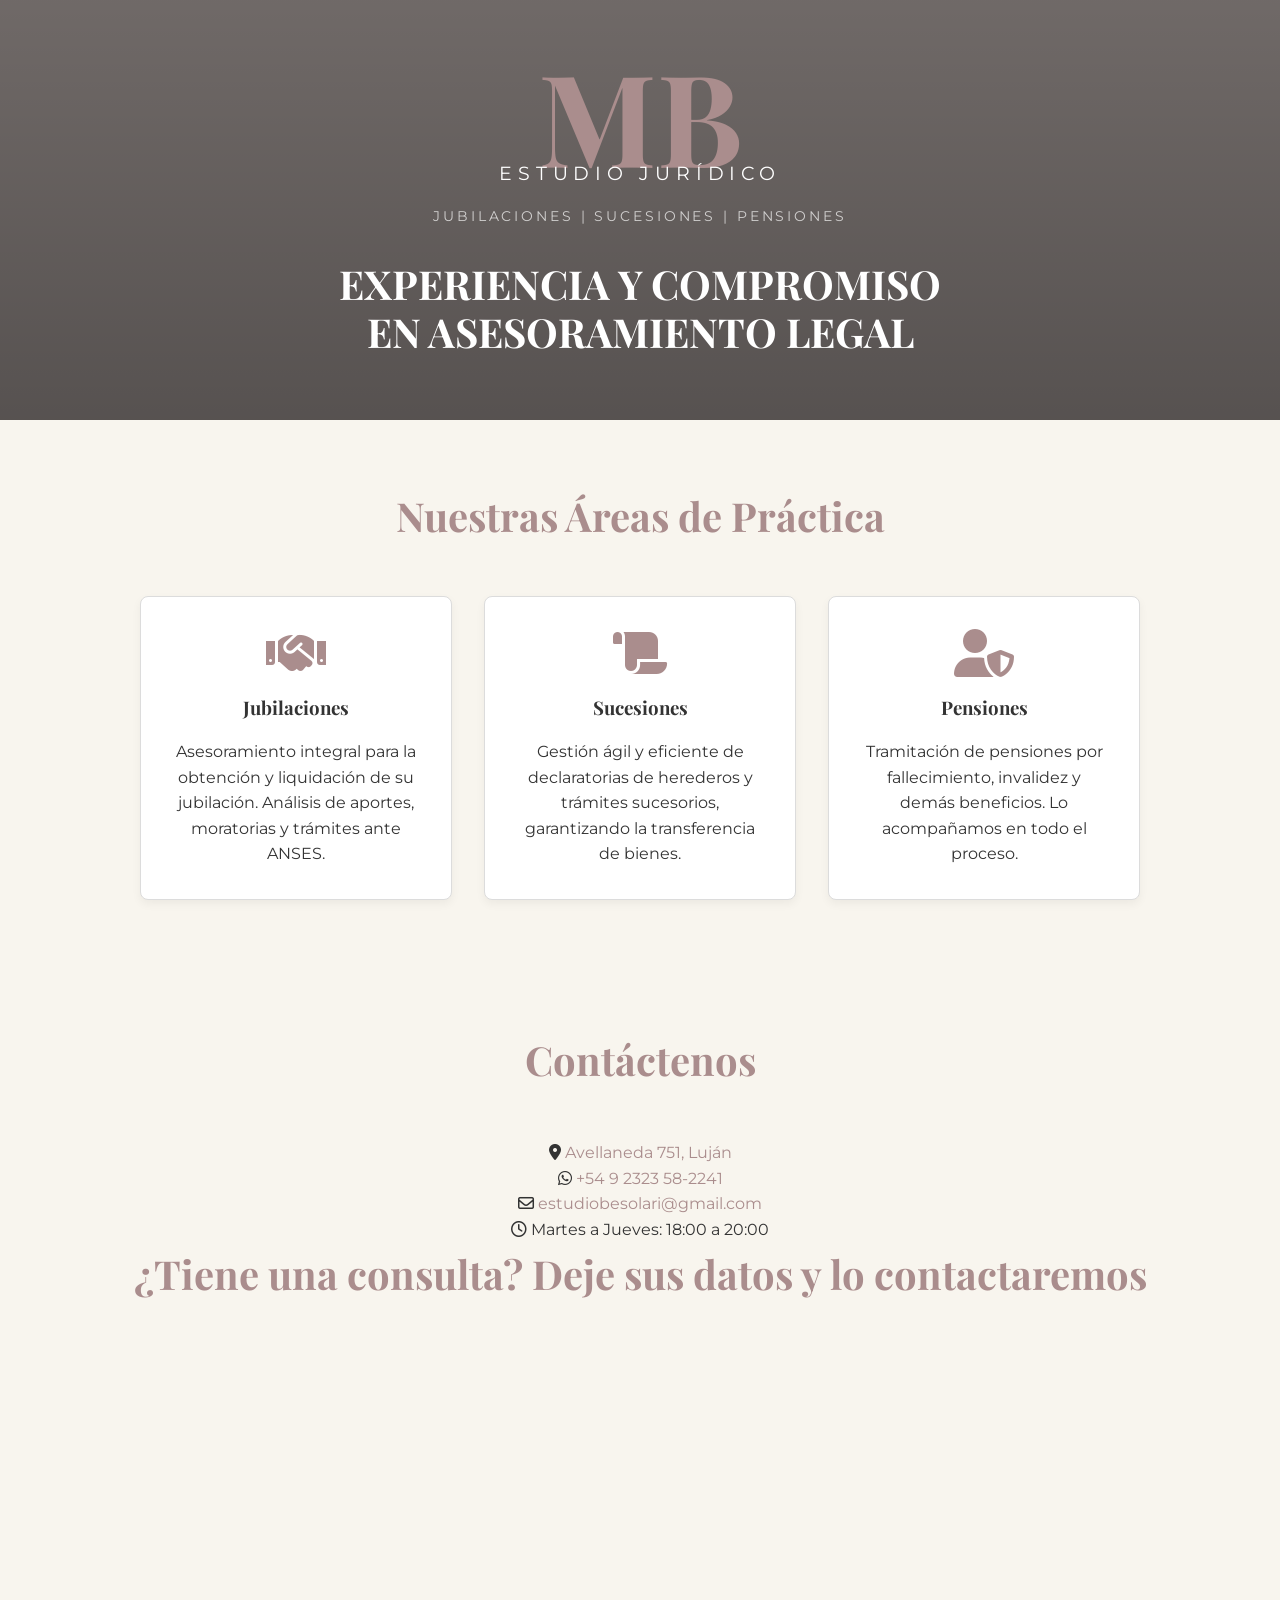
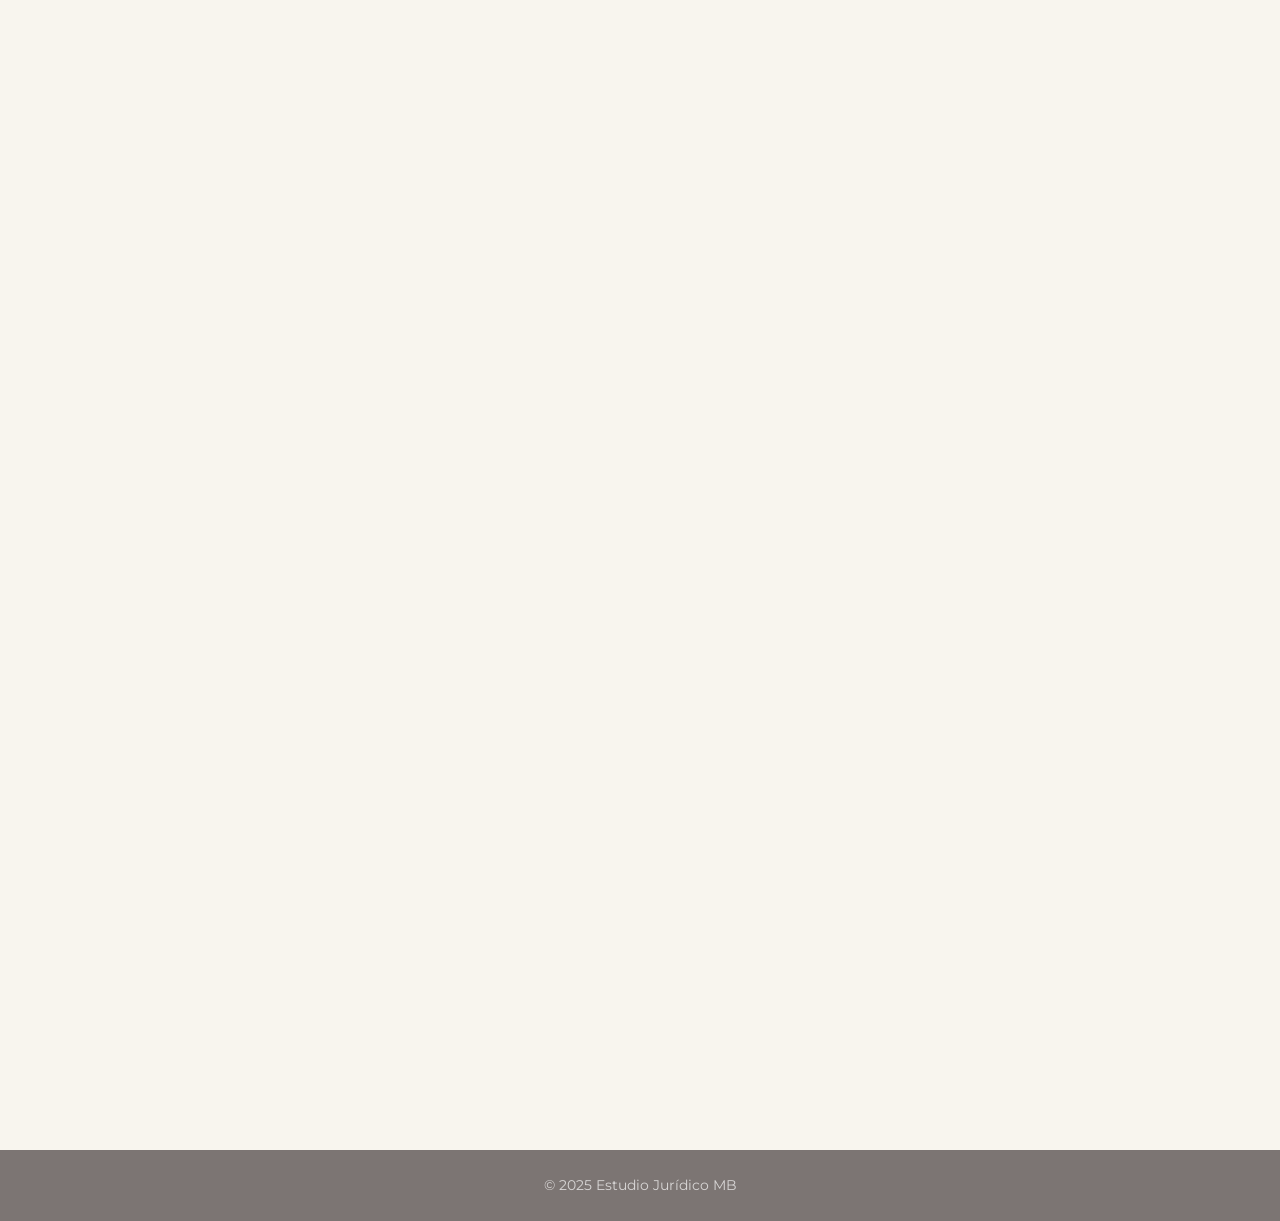
<file: index.html>
<!DOCTYPE html>
<html lang="es">
<head>
    <meta charset="UTF-8">
    <meta name="viewport" content="width=device-width, initial-scale=1.0">
    <title>Estudio Jurídico MB - Asesoramiento Legal</title>
    <link rel="stylesheet" href="style.css">
    <link rel="preconnect" href="https://fonts.googleapis.com">
    <link rel="preconnect" href="https://fonts.gstatic.com" crossorigin>
    <link href="https://fonts.googleapis.com/css2?family=Montserrat:wght@300;400;500;600;700&family=Playfair+Display:wght@400;500;700&display=swap" rel="stylesheet">
    <link rel="stylesheet" href="https://cdnjs.cloudflare.com/ajax/libs/font-awesome/6.0.0-beta3/css/all.min.css">
</head>
<body>

    <header class="hero-section">
        <div class="logo-container">
            <h1 class="logo-mb">MB</h1>
            <p class="logo-text-juridico">ESTUDIO JURÍDICO</p>
            <p class="logo-text-specialties">JUBILACIONES | SUCESIONES | PENSIONES</p>
        </div>
        <div class="hero-text-container">
            <p class="hero-slogan">EXPERIENCIA Y COMPROMISO<br>EN ASESORAMIENTO LEGAL</p>
        </div>
    </header>

    <main>
        <section class="services-section">
            <h2>Nuestras Áreas de Práctica</h2>
            <div class="services-grid">
                <div class="service-card">
                    <i class="fas fa-handshake service-icon"></i>
                    <h3>Jubilaciones</h3>
                    <p>Asesoramiento integral para la obtención y liquidación de su jubilación. Análisis de aportes, moratorias y trámites ante ANSES.</p>
                </div>
                <div class="service-card">
                    <i class="fas fa-scroll service-icon"></i>
                    <h3>Sucesiones</h3>
                    <p>Gestión ágil y eficiente de declaratorias de herederos y trámites sucesorios, garantizando la transferencia de bienes.</p>
                </div>
                <div class="service-card">
                    <i class="fas fa-user-shield service-icon"></i>
                    <h3>Pensiones</h3>
                    <p>Tramitación de pensiones por fallecimiento, invalidez y demás beneficios. Lo acompañamos en todo el proceso.</p>
                </div>
            </div>
        </section>

        <section class="contact-section">
            <div class="contact-info">
                <h2>Contáctenos</h2>
                <div class="contact-item">
                    <i class="fas fa-map-marker-alt"></i>
                    <a href="https://www.google.com/maps/search/Avellaneda+751,+Luján" target="_blank">Avellaneda 751, Luján</a>
                </div>
                <div class="contact-item">
                    <i class="fab fa-whatsapp"></i>
                    <a href="https://wa.me/5492323582241" target="_blank">+54 9 2323 58-2241</a>
                </div>
                <div class="contact-item">
                    <i class="far fa-envelope"></i>
                    <a href="mailto:estudiobesolari@gmail.com">estudiobesolari@gmail.com</a>
                </div>
                <div class="contact-item">
                    <i class="far fa-clock"></i>
                    <span>Martes a Jueves: 18:00 a 20:00</span>
                </div>
            
            <div class="contact-form">
                <h2>¿Tiene una consulta? Deje sus datos y lo contactaremos</h2>
                <iframe src="https://docs.google.com/forms/d/e/1FAIpQLSftGSEWOtbsclR7RVbJU7le_tKsw9HXlZbKmx7mVIHDvxtr9A/viewform?embedded=true" width="100%" height="1324" frameborder="0" marginheight="0" marginwidth="0">Cargando…</iframe>
            </div>
        </section>
    </main>

    <footer>
        <p>&copy; 2025 Estudio Jurídico MB</p>
    </footer>

</body>

</html>
</file>
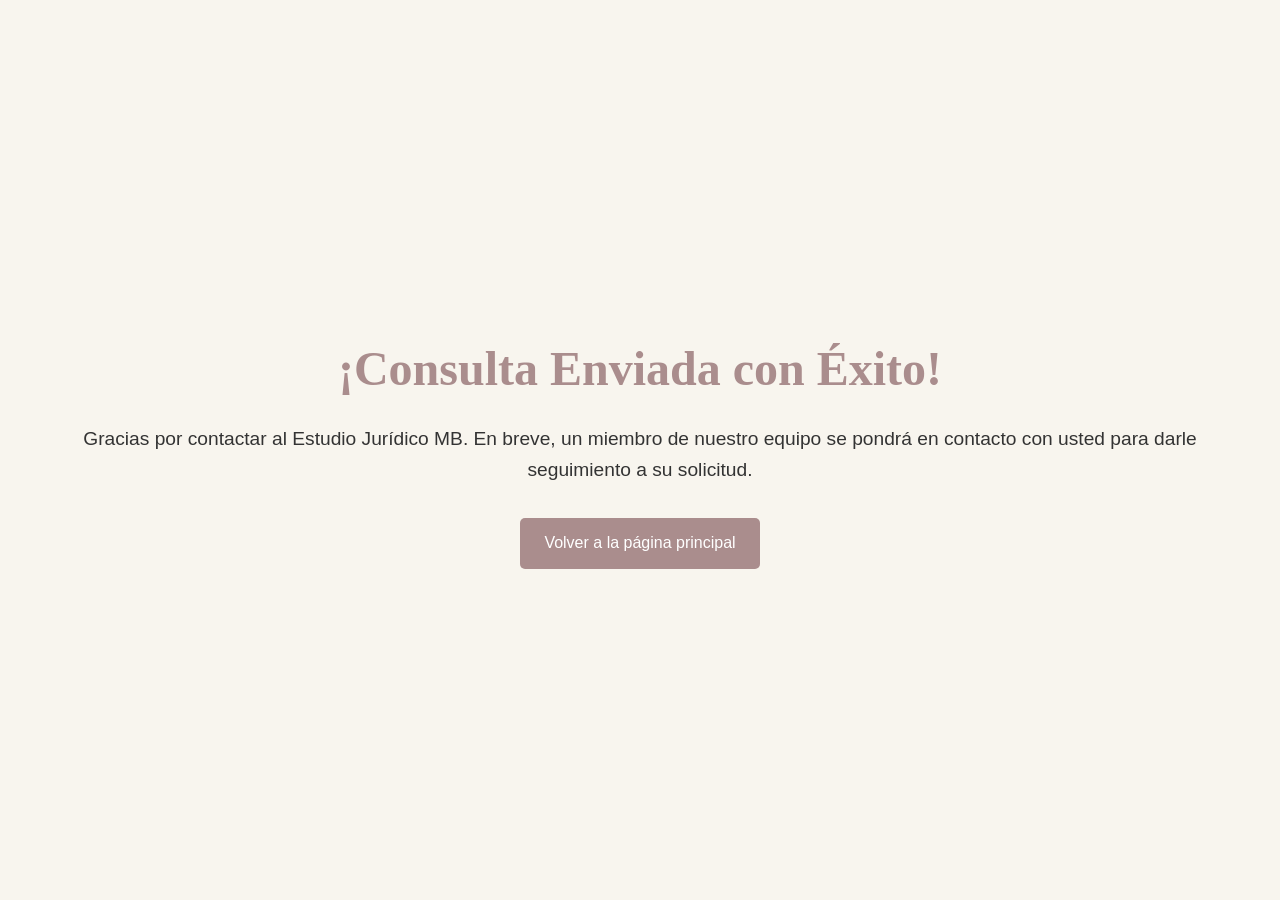
<file: success.html>
<!DOCTYPE html>
<html lang="es">
<head>
    <meta charset="UTF-8">
    <meta name="viewport" content="width=device-width, initial-scale=1.0">
    <title>¡Consulta Enviada! - Estudio Jurídico MB</title>
    <link rel="stylesheet" href="style.css"> 
    <style>
        .success-container {
            min-height: 100vh;
            display: flex;
            flex-direction: column;
            justify-content: center;
            align-items: center;
            text-align: center;
            padding: 2rem;
            background-color: var(--color-background-light);
        }
        .success-container h1 {
            color: var(--color-primary);
            font-size: 3rem;
            margin-bottom: 1rem;
        }
        .success-container p {
            font-size: 1.2rem;
            margin-bottom: 2rem;
        }
    </style>
</head>
<body>

    <div class="success-container">
        <h1>¡Consulta Enviada con Éxito!</h1>
        <p>Gracias por contactar al Estudio Jurídico MB. En breve, un miembro de nuestro equipo se pondrá en contacto con usted para darle seguimiento a su solicitud.</p>
        <a href="/" class="btn-primary">Volver a la página principal</a>
    </div>

</body>
</html>
</file>
<file: style.css>
/* Variables de Colores */
:root {
    --color-primary: #AA8D8D; /* Marrón Rosado / Dusty Pink */
    --color-secondary-dark: #7C7573; /* Gris Topo */
    --color-background-light: #F8F5EE; /* Beige muy claro */
    --color-text-dark: #333;
    --color-text-light: #fff;
    --color-border: #dcdcdc;
    --font-heading: 'Playfair Display', serif;
    --font-body: 'Montserrat', sans-serif;
}

/* Reset Básico y Estilos Generales */
* {
    margin: 0;
    padding: 0;
    box-sizing: border-box;
}

body {
    font-family: var(--font-body);
    line-height: 1.6;
    color: var(--color-text-dark);
    background-color: var(--color-background-light);
}

h1, h2, h3 {
    font-family: var(--font-heading);
    color: var(--color-text-dark);
    margin-bottom: 1rem;
}

a {
    color: var(--color-primary);
    text-decoration: none;
}

a:hover {
    text-decoration: underline;
}

.container {
    max-width: 1200px;
    margin: 0 auto;
    padding: 2rem;
}

/* Botones */
.btn-primary {
    display: inline-block;
    background-color: var(--color-primary);
    color: var(--color-text-light);
    padding: 0.8rem 1.5rem;
    border: none;
    border-radius: 5px;
    cursor: pointer;
    font-size: 1rem;
    font-weight: 500;
    transition: background-color 0.3s ease;
}

.btn-primary:hover {
    background-color: #947a7a; /* Color manual oscurecido ya que CSS puro no soporta darken() */
    text-decoration: none;
}

/* Header / Hero Section */
.hero-section {
    background-color: var(--color-secondary-dark);
    color: var(--color-text-light);
    display: flex;
    flex-direction: column; 
    align-items: center;
    padding: 4rem 2rem;
    text-align: center;
    position: relative; 
    min-height: 400px; 
    justify-content: center;
}

.hero-section::before {
    content: '';
    position: absolute;
    top: 0; left: 0; right: 0; bottom: 0;
    background: linear-gradient(rgba(0,0,0,0.1), rgba(0,0,0,0.3));
    z-index: 0;
}

.logo-container, .hero-text-container {
    position: relative;
    z-index: 1;
}

.logo-mb {
    font-family: var(--font-heading);
    font-size: 8rem; 
    color: var(--color-primary);
    line-height: 0.8;
    margin-bottom: 0.5rem;
}

.logo-text-juridico {
    font-family: var(--font-body);
    font-size: 1.2rem;
    letter-spacing: 0.3em;
    text-transform: uppercase;
    color: var(--color-text-light);
    margin-top: -1rem; 
    margin-bottom: 1rem;
}

.logo-text-specialties {
    font-family: var(--font-body);
    font-size: 0.9rem;
    letter-spacing: 0.2em;
    color: rgba(255, 255, 255, 0.7);
    margin-top: 1rem;
}

.hero-slogan {
    font-family: var(--font-heading);
    font-size: 2.5rem;
    font-weight: 700;
    color: var(--color-text-light);
    margin-top: 2rem;
    line-height: 1.2;
}

/* Secciones Generales */
section {
    padding: 4rem 2rem;
    text-align: center;
}

section h2 {
    color: var(--color-primary);
    font-size: 2.5rem;
    margin-bottom: 3rem;
}

/* Sección de Servicios */
.services-section {
    background-color: var(--color-background-light);
}

.services-grid {
    display: grid;
    grid-template-columns: repeat(auto-fit, minmax(280px, 1fr));
    gap: 2rem;
    max-width: 1000px;
    margin: 0 auto;
}

.service-card {
    background-color: #fff;
    border: 1px solid var(--color-border);
    border-radius: 8px;
    padding: 2rem;
    box-shadow: 0 4px 10px rgba(0, 0, 0, 0.05);
    text-align: center;
    transition: transform 0.3s ease;
}

.service-card:hover {
    transform: translateY(-5px);
}

.service-icon {
    font-size: 3rem;
    color: var(--color-primary);
    margin-bottom: 1rem;
}

/* --- NUEVA SECCIÓN: CENTRADO DE GOOGLE FORMS --- */
.google-form-container {
    display: flex;
    justify-content: center; /* Centra el iframe horizontalmente */
    width: 100%;
    padding: 2rem 0;
    background-color: var(--color-background-light);
}

.google-form-container iframe {
    max-width: 100%; /* Evita que se rompa en móviles */
    box-shadow: 0 4px 15px rgba(0,0,0,0.1); /* Opcional: le da un toque profesional */
    border-radius: 8px;
}

/* --- FIN SECCIÓN CENTRADO --- */

/* Footer */
footer {
    background-color: var(--color-secondary-dark);
    color: rgba(255, 255, 255, 0.7);
    text-align: center;
    padding: 1.5rem;
    font-size: 0.9rem;
}

/* Media Queries */
@media (max-width: 768px) {
    .logo-mb { font-size: 6rem; }
    .hero-slogan { font-size: 1.8rem; }
    .services-grid { grid-template-columns: 1fr; }
}
</file>
